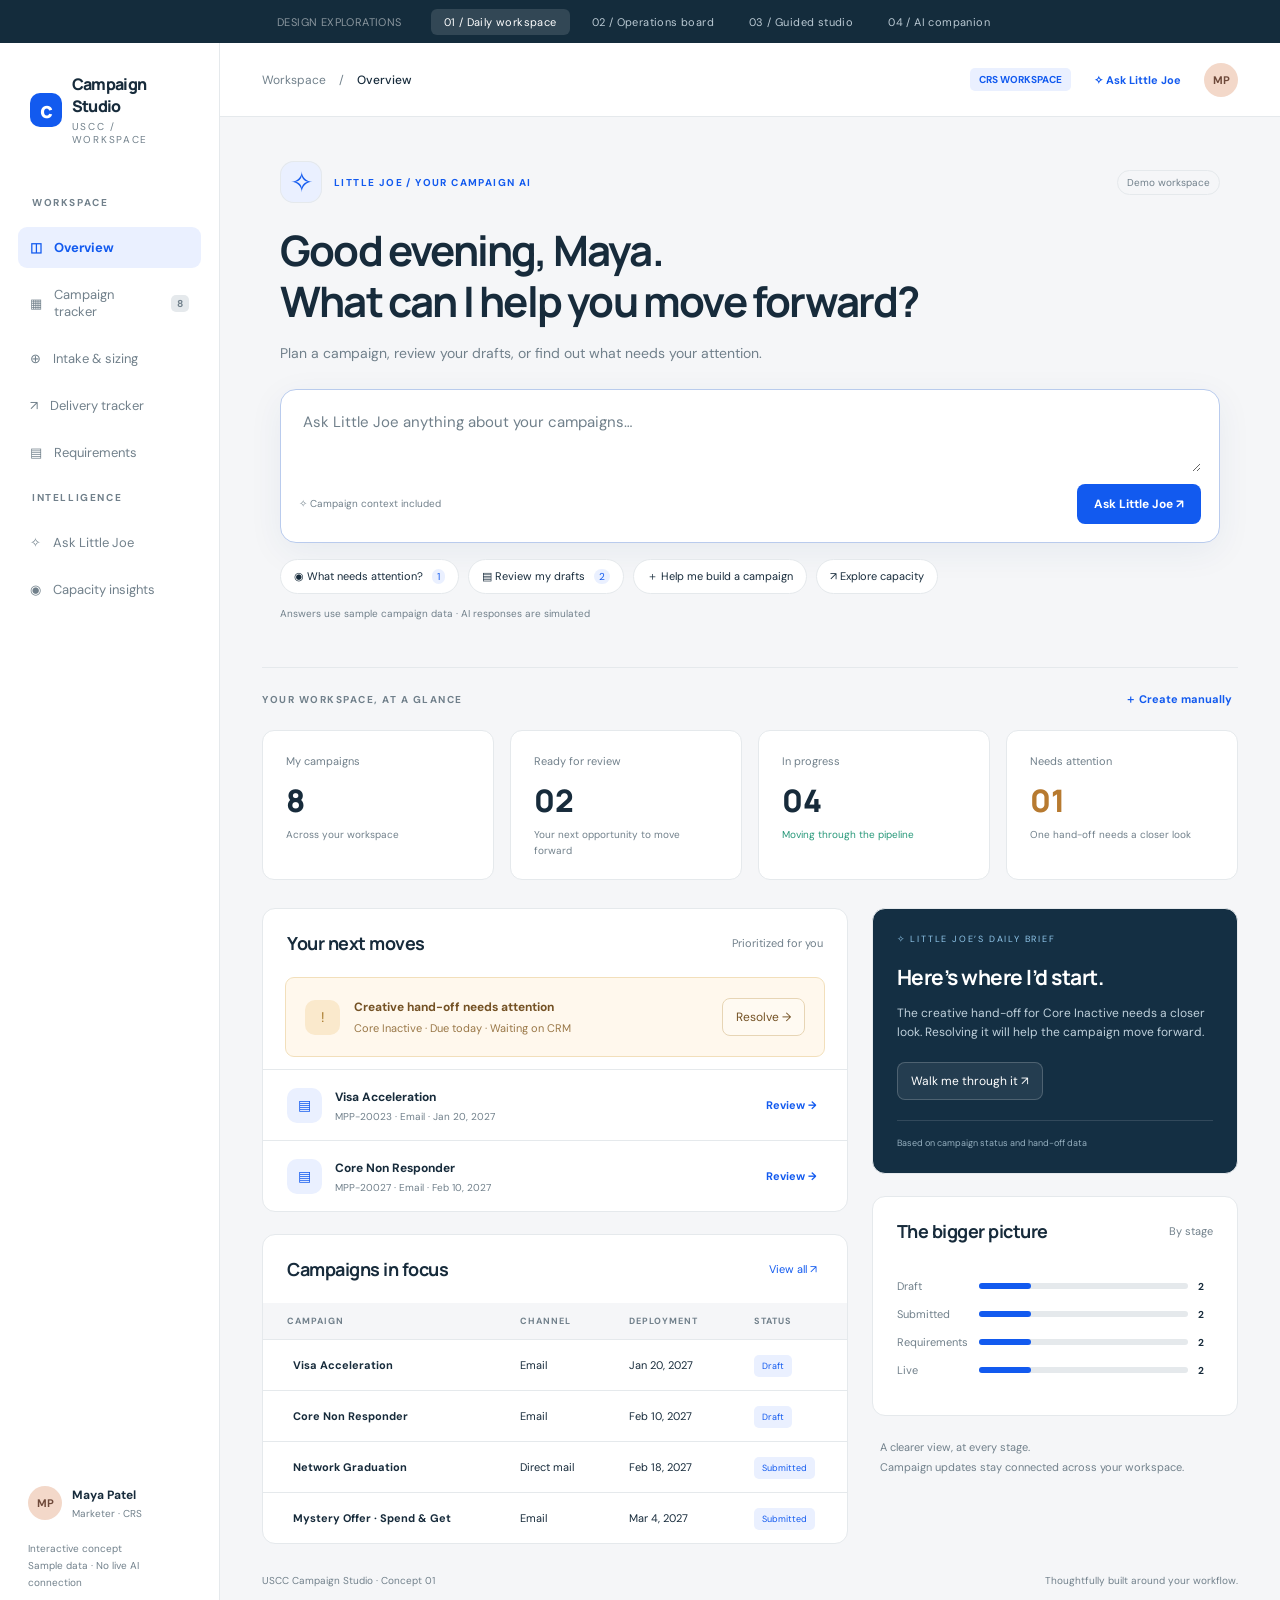
<file: ds/index.html>
<!doctype html><html lang="en"><head><meta charset="UTF-8"><meta name="viewport" content="width=device-width,initial-scale=1"><title>Campaign Studio — Design explorations</title><link rel="stylesheet" href="styles1.css"></head><body><div id="app"></div><script src="app.js"></script></body></html>
</file>
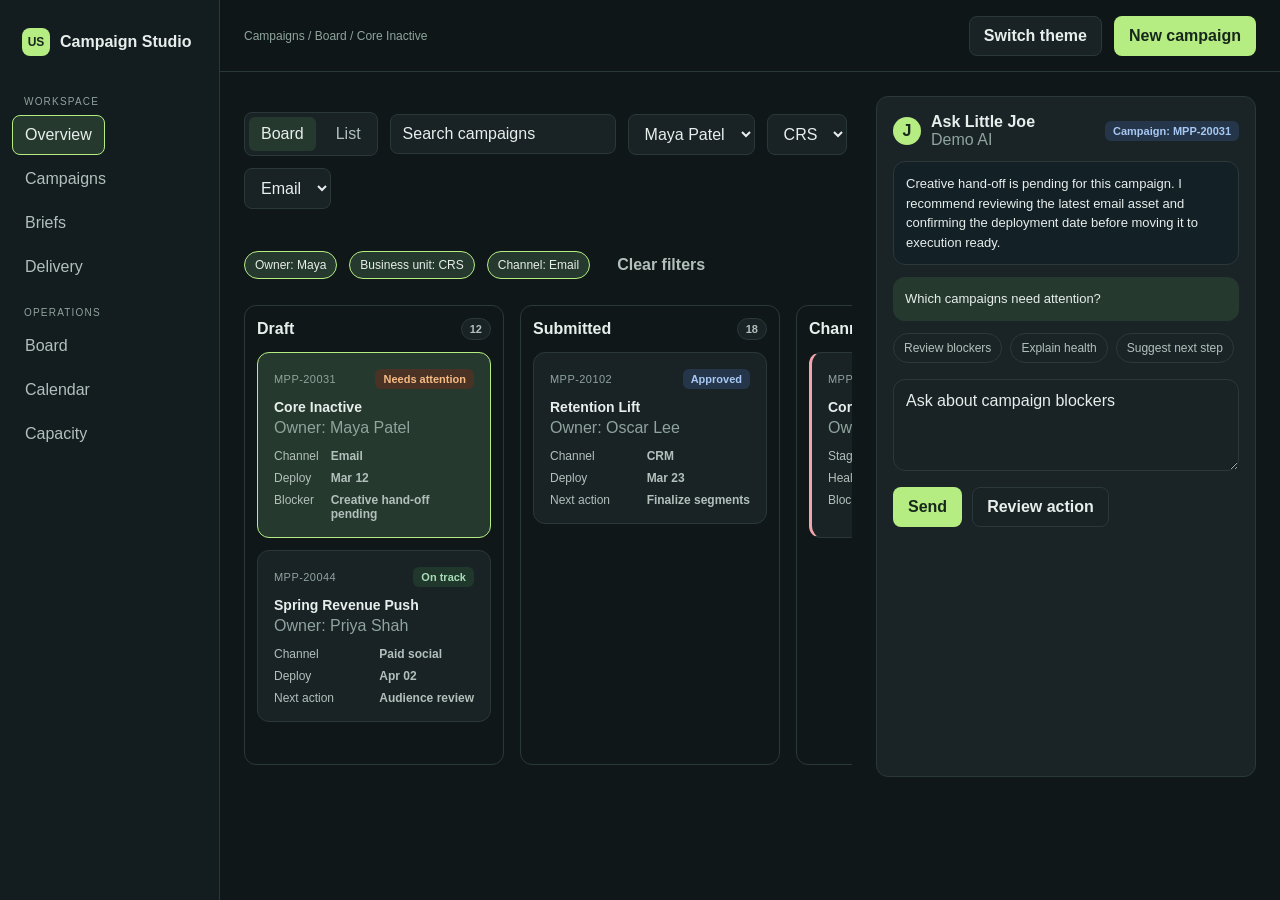
<file: ds/showcase.html>
<!DOCTYPE html>
<html lang="en">
  <head>
    <meta charset="UTF-8" />
    <meta name="viewport" content="width=device-width, initial-scale=1.0" />
    <title>USCC Campaign Studio Design System</title>
    <link rel="stylesheet" href="./styles.css" />
  </head>
  <body data-theme="operations-dark">
    <div class="app-shell">
      <aside class="sidebar">
        <div class="brand">
          <div class="brand-mark">US</div>
          <div>Campaign Studio</div>
        </div>

        <div class="nav-group">
          <div class="nav-label">Workspace</div>
          <button class="nav-item active">Overview</button>
          <button class="nav-item">Campaigns</button>
          <button class="nav-item">Briefs</button>
          <button class="nav-item">Delivery</button>
        </div>

        <div class="nav-group">
          <div class="nav-label">Operations</div>
          <button class="nav-item">Board</button>
          <button class="nav-item">Calendar</button>
          <button class="nav-item">Capacity</button>
        </div>
      </aside>

      <main class="main">
        <header class="topbar">
          <div class="breadcrumb">Campaigns / Board / Core Inactive</div>
          <div class="topbar-actions">
            <button class="btn secondary" id="themeToggle">Switch theme</button>
            <button class="btn primary">New campaign</button>
          </div>
        </header>

        <div class="content">
          <section class="board-wrap">
            <div class="toolbar">
              <div class="segment">
                <button class="active">Board</button>
                <button>List</button>
              </div>
              <input class="search" type="search" value="Search campaigns" aria-label="Search campaigns" />
              <select class="select" aria-label="Owner filter">
                <option>Maya Patel</option>
              </select>
              <select class="select" aria-label="Business unit filter">
                <option>CRS</option>
              </select>
              <select class="select" aria-label="Channel filter">
                <option>Email</option>
              </select>
            </div>

            <div class="toolbar">
              <span class="filter-chip">Owner: Maya</span>
              <span class="filter-chip">Business unit: CRS</span>
              <span class="filter-chip">Channel: Email</span>
              <button class="btn tertiary">Clear filters</button>
            </div>

            <div class="board" aria-label="Campaign board">
              <div class="column">
                <div class="column-header">
                  <span>Draft</span>
                  <span class="count-badge">12</span>
                </div>

                <article class="campaign-card selected">
                  <div class="card-top">
                    <div>
                      <div class="id">MPP-20031</div>
                    </div>
                    <span class="badge warning">Needs attention</span>
                  </div>
                  <h3 class="title">Core Inactive</h3>
                  <div class="muted">Owner: Maya Patel</div>
                  <div class="meta-grid">
                    <span>Channel</span>
                    <strong>Email</strong>
                    <span>Deploy</span>
                    <strong>Mar 12</strong>
                    <span>Blocker</span>
                    <strong>Creative hand-off pending</strong>
                  </div>
                </article>

                <article class="campaign-card">
                  <div class="card-top">
                    <div>
                      <div class="id">MPP-20044</div>
                    </div>
                    <span class="badge success">On track</span>
                  </div>
                  <h3 class="title">Spring Revenue Push</h3>
                  <div class="muted">Owner: Priya Shah</div>
                  <div class="meta-grid">
                    <span>Channel</span>
                    <strong>Paid social</strong>
                    <span>Deploy</span>
                    <strong>Apr 02</strong>
                    <span>Next action</span>
                    <strong>Audience review</strong>
                  </div>
                </article>
              </div>

              <div class="column">
                <div class="column-header">
                  <span>Submitted</span>
                  <span class="count-badge">18</span>
                </div>

                <article class="campaign-card">
                  <div class="card-top">
                    <div><div class="id">MPP-20102</div></div>
                    <span class="badge info">Approved</span>
                  </div>
                  <h3 class="title">Retention Lift</h3>
                  <div class="muted">Owner: Oscar Lee</div>
                  <div class="meta-grid">
                    <span>Channel</span><strong>CRM</strong>
                    <span>Deploy</span><strong>Mar 23</strong>
                    <span>Next action</span><strong>Finalize segments</strong>
                  </div>
                </article>
              </div>

              <div class="column">
                <div class="column-header">
                  <span>Channel Requirements</span>
                  <span class="count-badge">7</span>
                </div>

                <article class="campaign-card blocked">
                  <div class="card-top">
                    <div><div class="id">MPP-20031</div></div>
                    <span class="badge danger">Blocked</span>
                  </div>
                  <h3 class="title">Core Inactive</h3>
                  <div class="muted">Owner: Maya Patel</div>
                  <div class="meta-grid">
                    <span>Stage</span><strong>Channel Requirements</strong>
                    <span>Health</span><strong>Needs attention</strong>
                    <span>Blocker</span><strong>Creative hand-off pending</strong>
                  </div>
                </article>
              </div>

              <div class="column">
                <div class="column-header">
                  <span>Execution Ready</span>
                  <span class="count-badge">9</span>
                </div>

                <article class="campaign-card">
                  <div class="card-top">
                    <div><div class="id">MPP-20078</div></div>
                    <span class="badge success">Ready</span>
                  </div>
                  <h3 class="title">Lifecycle Nurture</h3>
                  <div class="muted">Owner: Jordan Kim</div>
                  <div class="meta-grid">
                    <span>Channel</span><strong>Lifecycle</strong>
                    <span>Deploy</span><strong>Apr 08</strong>
                    <span>Next action</span><strong>QA approval</strong>
                  </div>
                </article>
              </div>

              <div class="column">
                <div class="column-header">
                  <span>Deployed</span>
                  <span class="count-badge">4</span>
                </div>

                <article class="campaign-card">
                  <div class="card-top">
                    <div><div class="id">MPP-20120</div></div>
                    <span class="badge success">Live</span>
                  </div>
                  <h3 class="title">Partner Launch</h3>
                  <div class="muted">Owner: Tina Ruiz</div>
                  <div class="meta-grid">
                    <span>Channel</span><strong>Display</strong>
                    <span>Deploy</span><strong>Mar 10</strong>
                    <span>Next action</span><strong>Monitor performance</strong>
                  </div>
                </article>
              </div>
            </div>
          </section>

          <aside class="ai-panel">
            <div class="assistant-header">
              <div style="display:flex; align-items:center; gap:10px;">
                <div class="assistant-avatar">J</div>
                <div>
                  <strong>Ask Little Joe</strong><br />
                  <span class="muted">Demo AI</span>
                </div>
              </div>
              <span class="badge info">Campaign: MPP-20031</span>
            </div>

            <div class="message assistant">
              Creative hand-off is pending for this campaign. I recommend reviewing the latest email asset and confirming the deployment date before moving it to execution ready.
            </div>

            <div class="message user">
              Which campaigns need attention?
            </div>

            <div class="prompt-list">
              <button class="prompt-pill">Review blockers</button>
              <button class="prompt-pill">Explain health</button>
              <button class="prompt-pill">Suggest next step</button>
            </div>

            <textarea class="textarea" aria-label="Ask Little Joe">Ask about campaign blockers</textarea>
            <div style="margin-top: 12px; display:flex; gap:10px;">
              <button class="btn primary">Send</button>
              <button class="btn secondary">Review action</button>
            </div>
          </aside>
        </div>
      </main>
    </div>

    <script>
      const root = document.body;
      const button = document.getElementById('themeToggle');
      button.addEventListener('click', () => {
        const next = root.getAttribute('data-theme') === 'operations-dark' ? 'studio-light' : 'operations-dark';
        root.setAttribute('data-theme', next);
      });
    </script>
  </body>
</html>
</file>
<file: ds/styles1.css>
@import url('https://fonts.googleapis.com/css2?family=DM+Sans:wght@400;500;600;700&family=Manrope:wght@400;500;600;700;800&display=swap');
:root{--bg:#f5f6f8;--panel:#fff;--ink:#172b3b;--muted:#71808b;--line:#e5e9ec;--accent:#125aef;--soft:#eaf0ff;--nav:#fff}*{box-sizing:border-box}body{margin:0;background:var(--bg);color:var(--ink);font:14px 'DM Sans',sans-serif}button,input,select,textarea{font:inherit}button,a,input,select,textarea{outline-offset:4px}button,a{ -webkit-tap-highlight-color:transparent}button{cursor:pointer;color:inherit}a{color:inherit;text-decoration:none}button{border:0;background:none}h1,h2,h3,p{margin:0}h1,h2,h3{font-family:Manrope,sans-serif}h1{font-size:38px;letter-spacing:-1.8px;line-height:1.2}h2{font-size:18px;letter-spacing:-.5px}p{line-height:1.6}.explore{height:43px;background:#142c3c;color:#bac9d3;display:flex;align-items:center;justify-content:center;gap:9px;font-size:11px;letter-spacing:.4px}.explore a{padding:6px 13px;border-radius:6px}.explore a.active{color:white;background:#ffffff20}.explore span{margin-right:20px;color:#ffffff80}.shell{display:grid;grid-template-columns:220px 1fr;min-height:calc(100vh - 43px)}aside{background:var(--nav);border-right:1px solid var(--line);padding:30px 18px;display:flex;flex-direction:column}.brand{display:flex;align-items:center;gap:10px;padding:0 12px 35px;font-family:Manrope;font-size:16px;font-weight:800;letter-spacing:-.7px}.mark{background:var(--accent);color:white;border-radius:10px;display:grid;place-items:center;width:34px;height:34px;font-size:22px}.brand small{display:block;font:10px 'DM Sans';letter-spacing:1.7px;color:var(--muted);margin-top:3px}.navlabel{font-size:10px;font-weight:700;letter-spacing:1.6px;color:var(--muted);padding:15px 14px}.navitem{width:100%;display:flex;align-items:center;gap:12px;text-align:left;padding:12px;border-radius:9px;color:var(--muted);margin:3px 0;font-size:13px}.navitem.selected{background:var(--soft);color:var(--accent);font-weight:700}.navitem:hover{background:var(--soft)}.navitem b{margin-left:auto;background:var(--line);border-radius:5px;padding:2px 6px;font-size:10px}.sidebarbottom{margin-top:auto;padding:35px 10px 0}.profile{display:flex;align-items:center;gap:10px}.avatar{width:34px;height:34px;border-radius:50%;display:grid;place-items:center;background:#f3d8c9;color:#6e493a;font-size:11px;font-weight:700}.profile small{display:block;color:var(--muted);font-size:10px;margin-top:4px}.workspace{min-width:0}.topbar{height:74px;border-bottom:1px solid var(--line);display:flex;align-items:center;justify-content:space-between;padding:0 42px;background:var(--panel)}.crumb{font-size:12px;color:var(--muted)}.crumb strong{color:var(--ink);font-weight:500}.topactions{display:flex;gap:17px;align-items:center}.badge{font-size:10px;background:var(--soft);color:var(--accent);padding:5px 9px;border-radius:5px;font-weight:700}.content{max-width:1560px;margin:auto;padding:34px 42px}.eyebrow{font-size:10px;letter-spacing:1.8px;font-weight:700;color:var(--muted);margin-bottom:12px}.heading{display:flex;align-items:center;justify-content:space-between;margin-bottom:29px;gap:20px}.subtitle{color:var(--muted);margin-top:10px;font-size:13px}.primary{background:var(--accent);color:white;border-radius:8px;padding:12px 17px;font-size:12px;font-weight:700;white-space:nowrap}.secondary{border:1px solid var(--line);background:var(--panel);border-radius:8px;padding:10px 13px;font-size:12px}.stats{display:grid;grid-template-columns:repeat(4,1fr);gap:16px;margin-bottom:28px}.stat{padding:20px 23px;border:1px solid var(--line);background:var(--panel);border-radius:12px}.stat small{color:var(--muted);font-size:11px}.stat strong{font:800 31px Manrope;display:block;margin:10px 0 6px}.stat p{font-size:10px;color:var(--muted)}.stat em{color:#279879;font-style:normal}.two-col{display:grid;grid-template-columns:minmax(0,1.6fr) minmax(290px,1fr);gap:24px}.panel{border:1px solid var(--line);border-radius:13px;background:var(--panel);overflow:hidden;margin-bottom:22px}.panelhead{padding:22px 24px;display:flex;justify-content:space-between;align-items:center}.panelhead small{font-size:11px;color:var(--muted)}.risk{margin:0 22px 12px;padding:19px;background:#fff8ed;border:1px solid #f2dfbb;border-radius:9px;display:flex;align-items:center;gap:14px;color:#745225}.risk p{font-size:11px;margin-top:5px;color:#997747}.risk .secondary{margin-left:auto;background:#fffaf2;border-color:#e7d5b5;white-space:nowrap}.circleicon{width:35px;height:35px;display:grid;place-items:center;border-radius:10px;background:var(--soft);color:var(--accent);flex-shrink:0}.task{display:flex;align-items:center;gap:13px;padding:17px 24px;border-top:1px solid var(--line)}.task strong{font-size:12px}.task small{display:block;color:var(--muted);font-size:10px;margin-top:5px}.task button{margin-left:auto;color:var(--accent);font-size:11px;font-weight:700}.ai-panel{background:#142f43;color:#fff;border:0;padding:25px;position:relative;overflow:hidden}.ai-panel:before{content:'';position:absolute;width:190px;height:190px;border-radius:50%;background:#448dc729;filter:blur(30px);right:-50px;top:-90px}.ai-panel h2{font-size:22px;margin:18px 0 12px}.ai-panel p{font-size:12px;color:#b2c5d4}.ai-label{color:#92c8ec;font-size:10px;letter-spacing:1.8px}.suggestion{display:block;text-align:left;width:100%;padding:12px 0;color:#d3e3ee;border-top:1px solid #ffffff20;font-size:11px}.suggestion:first-of-type{margin-top:22px}.ai-panel .inputrow{margin-top:15px}.inputrow{display:flex;gap:8px}.inputrow input{width:100%;min-width:0;background:var(--panel);color:var(--ink);border:1px solid var(--line);padding:12px;border-radius:8px}.inputrow button{border-radius:8px;background:var(--accent);color:white;padding:0 14px}.pipeline{padding:0 24px 24px}.pipe-row{display:flex;align-items:center;gap:10px;margin:14px 0;font-size:11px}.pipe-row span{width:72px;color:var(--muted)}.track{flex:1;height:6px;background:var(--line);border-radius:6px}.track i{display:block;height:100%;border-radius:6px;background:var(--accent)}.pipe-row b{font-size:10px;width:15px}.tablewrap{overflow:auto}table{width:100%;border-collapse:collapse;font-size:11px}th{text-align:left;font-size:9px;letter-spacing:1px;color:var(--muted);background:var(--bg);padding:12px 24px}td{padding:17px 24px;border-top:1px solid var(--line);white-space:nowrap}.status{font-size:9px;padding:5px 8px;border-radius:5px;background:#e4f4ec;color:#20845e}.status.blue{background:var(--soft);color:var(--accent)}.footer{display:flex;justify-content:space-between;color:var(--muted);font-size:10px;padding-top:8px}.dark{--bg:#101719;--panel:#192225;--nav:#131c1f;--ink:#e7eeeb;--muted:#899b97;--line:#2b383a;--accent:#b6ed82;--soft:#25392e}.dark .primary{color:#17271c}.dark .mark{color:#15271a}.dark .explore{background:#080e10}.dark h1{font-size:36px}.dark .topbar{background:var(--bg)}.board-tools{display:flex;justify-content:space-between;gap:20px;margin-bottom:26px}.tabs{display:flex;background:var(--panel);border:1px solid var(--line);border-radius:8px;padding:4px;gap:3px}.tabs button{padding:8px 16px;border-radius:5px;font-size:11px;color:var(--muted)}.tabs .on{background:var(--line);color:var(--ink)}.filters{display:flex;gap:8px}.filters input,.filters select{background:var(--panel);border:1px solid var(--line);color:var(--ink);border-radius:8px;padding:9px 12px;font-size:11px;max-width:180px}.insight-strip{border:1px solid #475d3c;background:#253223;border-radius:10px;padding:16px 20px;display:flex;align-items:center;gap:12px;margin-bottom:28px;color:#c8dda9;font-size:12px}.insight-strip button{margin-left:auto;color:#caefa7;font-size:11px}.board{display:grid;grid-template-columns:repeat(4,minmax(200px,1fr));gap:19px;overflow:auto;padding-bottom:20px}.column-head{display:flex;align-items:center;gap:8px;margin-bottom:17px;font-size:12px}.column-head span{width:7px;height:7px;border-radius:50%;background:var(--accent)}.column-head b{color:var(--muted);font-size:10px}.column-head button{margin-left:auto;color:var(--muted)}.campaign-card{background:var(--panel);border:1px solid var(--line);border-radius:11px;padding:19px;margin-bottom:13px;cursor:pointer;transition:transform .2s,border-color .2s}.campaign-card:hover{transform:translateY(-3px);border-color:var(--accent)}.cardtop{display:flex;justify-content:space-between;color:var(--muted);font-size:9px;letter-spacing:.8px}.campaign-card h3{font-size:14px;line-height:1.5;margin:15px 0 12px}.tags{display:flex;gap:6px}.tag{font-size:9px;border:1px solid var(--line);padding:4px 6px;border-radius:4px;color:var(--muted)}.card-bottom{display:flex;align-items:center;justify-content:space-between;margin-top:22px;border-top:1px solid var(--line);padding-top:13px;color:var(--muted);font-size:10px}.tinyavatar{border-radius:50%;background:#35443d;color:#c9dfcc;padding:6px;font-size:9px}.blocker{font-size:10px;background:#4a3225;color:#f6bc85;padding:8px;border-radius:5px;margin-top:14px}.addcard{width:100%;border:1px dashed var(--line);border-radius:8px;padding:13px;color:var(--muted);font-size:11px}.studio{--bg:#f8f6f1;--panel:#fffefa;--ink:#303b34;--muted:#8a8e80;--line:#e7e5dc;--accent:#3d6650;--soft:#edf1e8;--nav:#f4f2eb}.studio h1{font-size:44px;max-width:630px;letter-spacing:-2px}.studio .content{max-width:1280px}.studio-hero{padding:28px 0 35px}.studio-hero .eyebrow{color:#708266}.welcome-orb{width:55px;height:55px;border-radius:18px;background:radial-gradient(circle at 25% 25%,#e8efb6,#9db38c 60%,#496951);box-shadow:inset 0 0 14px #ffffff80,0 8px 25px #536f4920;display:grid;place-items:center;color:white;font-size:27px;margin-bottom:25px;transform:rotate(-9deg)}.start-options{display:grid;grid-template-columns:repeat(3,1fr);gap:16px;margin:30px 0}.start-card{text-align:left;background:var(--panel);border:1px solid var(--line);padding:22px;border-radius:12px;transition:transform .2s}.start-card:hover{transform:translateY(-4px);border-color:var(--accent)}.start-card .symbol{font-size:22px;color:var(--accent);display:block;margin-bottom:18px}.start-card strong{display:block;font:700 14px Manrope}.start-card p{font-size:11px;color:var(--muted);margin-top:7px}.studio-grid{display:grid;grid-template-columns:1.6fr 1fr;gap:22px}.progresssteps{display:flex;gap:6px;padding:0 24px 24px;align-items:center}.progresssteps span{height:4px;flex:1;background:var(--line);border-radius:5px}.progresssteps .done{background:var(--accent)}.resume-body{padding:0 24px 24px}.resume-body h3{font-size:21px;margin:13px 0 8px}.resume-body p{font-size:12px;color:var(--muted)}.resume-foot{display:flex;justify-content:space-between;align-items:center;padding-top:25px}.note{padding:24px;background:#ecedde;border-radius:13px}.note h2{font-size:17px;margin:16px 0 12px}.note p{font-size:12px;color:#78806b}.note button{font-size:11px;margin-top:20px;color:var(--accent);font-weight:700}.toast{position:fixed;bottom:25px;left:50%;transform:translateX(-50%);background:var(--ink);color:var(--panel);border-radius:9px;padding:13px 22px;z-index:30;box-shadow:0 8px 30px #0002;font-size:12px}.overlay{position:fixed;inset:0;background:#07182166;z-index:20;display:flex;justify-content:flex-end;backdrop-filter:blur(3px)}.drawer{width:460px;max-width:100%;height:100%;overflow:auto;background:var(--panel);padding:30px;box-shadow:-10px 0 60px #0002}.drawerheader{display:flex;justify-content:space-between;align-items:center;margin-bottom:30px}.drawerheader button{font-size:23px}.drawer h2{font-size:26px;margin-bottom:15px}.drawer p{font-size:13px;color:var(--muted);margin-bottom:20px}.drawer label{display:block;font-size:12px;margin:20px 0 7px}.drawer input,.drawer select,.drawer textarea{width:100%;padding:12px;border:1px solid var(--line);border-radius:8px;background:var(--bg);color:var(--ink)}.drawer .primary{margin-top:25px}.chat-message{border:1px solid var(--line);background:var(--bg);padding:16px;border-radius:12px;margin:12px 0;line-height:1.7;font-size:13px}.demo-note{font-size:10px;color:var(--muted);margin-top:20px;line-height:1.7}.empty{padding:30px;color:var(--muted)}@keyframes enter{from{opacity:0;transform:translateY(8px)}to{opacity:1;transform:translateY(0)}}.content{animation:enter .4s ease-out}@media(min-width:1600px){.content{padding-top:45px}.task{padding-top:23px;padding-bottom:23px}}@media(max-width:1100px){.shell{grid-template-columns:180px 1fr}.content{padding:28px 24px}.topbar{padding:0 24px}.two-col,.studio-grid{grid-template-columns:1fr}.stats{gap:10px}.stat{padding:16px}.board{grid-template-columns:repeat(4,240px)}.brand{padding-left:5px;font-size:14px}.start-options{gap:10px}}@media(max-width:700px){.shell{display:block}aside{padding:15px;border-right:0;border-bottom:1px solid var(--line)}.brand{padding:0}.navlabel,.navitem,.sidebarbottom{display:none}.topbar{height:58px;padding:0 18px}.topactions .badge{display:none}.content{padding:25px 18px}.heading{align-items:flex-start}h1,.dark h1,.studio h1{font-size:29px;letter-spacing:-1px}.stats{grid-template-columns:repeat(2,1fr)}.stat strong{font-size:26px}.explore{gap:1px;font-size:9px}.explore span{display:none}.explore a{padding:7px 10px}.start-options{grid-template-columns:1fr}.start-card{padding:18px}.start-card .symbol{margin-bottom:9px}.board-tools{flex-direction:column}.filters{flex-wrap:wrap}.risk{align-items:flex-start;flex-wrap:wrap}.risk .secondary{margin-left:48px}.footer{gap:20px}.studio-hero{padding-top:0}.heading .primary{padding:10px;font-size:10px}.panelhead{padding:20px}.task{padding:17px}.insight-strip{align-items:flex-start}.insight-strip button{min-width:65px}}@media(prefers-reduced-motion:reduce){*{animation:none!important;transition:none!important}}
/* Little Joe: conversation is the primary workspace entry point. */
.joe-hero{padding:10px 0 32px;max-width:940px;margin:0 auto 15px}.joe-heading{display:flex;align-items:center;gap:12px;margin-bottom:22px}.joe-heading .eyebrow{margin:0;color:var(--accent);letter-spacing:1.4px}.joe-avatar{height:42px;width:42px;display:grid;place-items:center;border-radius:14px;color:var(--accent);font-size:28px;background:var(--soft);box-shadow:inset 0 0 0 1px var(--line)}.joe-demo{margin-left:auto;color:var(--muted);font-size:10px;border:1px solid var(--line);padding:5px 9px;border-radius:20px}.joe-hero h1{font-size:42px;letter-spacing:-1.8px;line-height:1.22;max-width:850px}.joe-intro{color:var(--muted);margin:15px 0 24px;font-size:14px}.joe-composer{border:1px solid #b9cbed;border-radius:16px;background:var(--panel);padding:18px;box-shadow:0 9px 35px #173d7510;transition:box-shadow .2s}.joe-composer:focus-within{box-shadow:0 0 0 3px var(--soft),0 10px 35px #173d7515;border-color:var(--accent)}.joe-composer textarea{width:100%;resize:vertical;min-height:64px;max-height:200px;background:transparent;border:0;color:var(--ink);font:15px 'DM Sans',sans-serif;line-height:1.6;padding:2px 4px}.joe-composer textarea:focus{outline:none}.joe-composer textarea::placeholder{color:var(--muted)}.composer-bottom{display:flex;justify-content:space-between;align-items:center;gap:12px;margin-top:8px}.composer-bottom>span{font-size:10px;color:var(--muted)}.joe-prompts{display:flex;gap:9px;margin-top:16px;flex-wrap:wrap}.joe-prompts button{border:1px solid var(--line);background:var(--panel);border-radius:20px;padding:9px 13px;font-size:11px;transition:background .2s}.joe-prompts button:hover{background:var(--soft);border-color:var(--accent)}.joe-prompts button span{display:inline-block;margin-left:6px;background:var(--soft);color:var(--accent);border-radius:8px;padding:1px 5px;font-size:10px}.joe-trust{font-size:10px;color:var(--muted);margin-top:13px}.workspace-divider{display:flex;align-items:center;justify-content:space-between;border-top:1px solid var(--line);padding:23px 0 22px;gap:12px}.workspace-divider>span{font-size:10px;color:var(--muted);letter-spacing:1.5px;font-weight:700}.workspace-divider button{color:var(--accent);font-size:11px;font-weight:700}.dark .joe-hero h1,.studio .joe-hero h1{font-size:40px;max-width:850px}.dark .joe-composer{border-color:#526946;box-shadow:0 10px 60px #a9de6c07}.studio .joe-composer{border-color:#b5c4a7}.sr-only{position:absolute;width:1px;height:1px;padding:0;margin:-1px;overflow:hidden;clip:rect(0,0,0,0);white-space:nowrap;border:0}.topactions>button{font-size:11px;color:var(--accent);font-weight:700}.dark .heading h1{font-size:24px;letter-spacing:-.8px}.dark .heading .eyebrow{display:none}.dark .heading .subtitle{font-size:12px}.dark .heading .primary{display:none}.joe-hero+.workspace-divider~.two-col .ai-panel{background:var(--soft);color:var(--ink)}@media(max-width:700px){.joe-hero h1,.dark .joe-hero h1,.studio .joe-hero h1{font-size:29px;letter-spacing:-1px}.joe-heading{gap:8px}.joe-heading .eyebrow{font-size:8px;letter-spacing:1px}.joe-demo{font-size:8px}.joe-intro{font-size:12px}.composer-bottom>span{font-size:9px}.composer-bottom .primary{padding:10px}.joe-prompts button{font-size:10px}.workspace-divider>span{font-size:8px;letter-spacing:1px}.joe-hero{padding-top:0}.topactions{gap:9px}}
.joe-insight{padding:24px;background:#142f43;color:#fff}.joe-insight .ai-label{font-size:9px}.joe-insight h2{margin:18px 0 13px;font-size:21px}.joe-insight p{color:#bfd0db;font-size:12px;margin-bottom:20px}.joe-insight .secondary{background:#ffffff12;border-color:#ffffff30;color:white}.brief-source{font-size:9px;color:#96b0c0;border-top:1px solid #ffffff20;padding-top:16px;margin-top:20px}
.answer-toolbar{display:flex;justify-content:space-between;align-items:center;margin-bottom:30px;gap:15px}.back-link{color:var(--muted);font-size:12px}.answer-layout{display:grid;grid-template-columns:minmax(0,1fr) 290px;gap:45px;align-items:start}.answer-thread{max-width:830px;min-width:0}.question-bubble{display:flex;align-items:center;gap:12px;background:var(--panel);border:1px solid var(--line);padding:15px 18px;border-radius:12px;margin-bottom:32px}.question-bubble p{font-size:13px}.question-bubble .avatar{width:28px;height:28px;flex-shrink:0}.joe-answer-head{display:flex;align-items:center;gap:12px;margin-bottom:21px}.joe-answer-head strong{font:800 14px Manrope}.joe-answer-head small{display:block;font-size:10px;color:var(--muted);margin-top:4px}.answer-indicator{margin-left:auto;font-size:9px;color:#328563;background:#e8f4ed;border-radius:15px;padding:6px 9px}.answer-thread h1{font-size:35px;letter-spacing:-1.3px;line-height:1.23}.answer-summary{font-size:14px;line-height:1.85;color:var(--muted);margin-top:17px}.answer-summary strong{color:var(--ink)}.answer-evidence{display:flex;gap:9px;flex-wrap:wrap;margin:18px 0 26px}.answer-evidence span{border:1px solid var(--line);padding:6px 9px;border-radius:5px;color:var(--muted);font-size:9px}.attention-campaign{background:var(--panel);border:1px solid #e3d2ad;border-radius:13px;padding:24px}.attention-card-head{display:flex;justify-content:space-between;align-items:center;margin-bottom:19px;font-size:10px;color:var(--muted)}.warning-pill{background:#fff2d9;color:#a46c1c;border-radius:5px;padding:6px 9px;font-size:10px;font-weight:700}.attention-campaign h2{font-size:23px}.attention-campaign>p{color:var(--muted);font-size:11px;margin-top:7px}.attention-facts{display:grid;grid-template-columns:1fr 1fr;gap:23px 14px;border-top:1px solid var(--line);margin-top:23px;padding:22px 0}.attention-facts small{display:block;font-size:8px;letter-spacing:1.1px;color:var(--muted);margin-bottom:7px}.attention-facts strong{font-size:11px;font-weight:500}.impact-note{background:#fff8eb;border-radius:8px;padding:14px 16px;color:#8c6a35}.impact-note strong{font-size:11px}.impact-note p{font-size:11px;margin-top:6px;line-height:1.7}.attention-card-actions{display:flex;gap:10px;margin-top:22px}.answer-recommendation{display:flex;gap:13px;margin:26px 0 29px}.answer-recommendation>span{color:var(--accent);font-size:23px}.answer-recommendation strong{font-size:12px}.answer-recommendation p{font-size:12px;color:var(--muted);margin-top:7px;line-height:1.8}.followup-label{font-size:9px;font-weight:700;color:var(--muted);letter-spacing:1.4px}.followup-composer{margin-top:15px;margin-bottom:10px;box-shadow:none}.followup-composer textarea{font-size:13px;min-height:40px}.context-rail{background:var(--panel);border:1px solid var(--line);border-radius:12px;padding:23px;position:sticky;top:25px;display:block;min-width:0}.rail-title{font-size:9px;letter-spacing:1.5px;color:var(--muted);display:flex;justify-content:space-between;margin-bottom:25px}.context-rail h2{font-size:16px}.rail-description{font-size:11px;color:var(--muted);margin-top:10px}.resolution-steps{list-style:none;padding:0;margin:27px 0 10px}.resolution-steps li{display:flex;gap:11px;position:relative;padding-bottom:28px}.resolution-steps li:not(:last-child):after{content:'';position:absolute;left:12px;top:28px;width:1px;height:23px;background:var(--line)}.resolution-steps li>span{border:1px solid var(--line);border-radius:50%;height:25px;width:25px;display:grid;place-items:center;flex-shrink:0;font-size:10px;color:var(--muted)}.resolution-steps .done-step>span{background:#e8f4ed;color:#328563;border-color:#d2e8dc}.resolution-steps .current-step>span{background:var(--soft);color:var(--accent);border-color:var(--accent)}.resolution-steps strong{font-size:10px}.resolution-steps p{font-size:10px;color:var(--muted);margin-top:5px}.rail-separator{border-top:1px solid var(--line);margin-bottom:23px}.rail-label{font-size:8px;letter-spacing:1.5px;color:var(--muted);margin-bottom:13px}.source-card{display:flex;gap:10px;align-items:center;border:1px solid var(--line);padding:12px;border-radius:8px;text-align:left;width:100%}.source-card>span{color:var(--accent)}.source-card strong{font-size:10px;display:block}.source-card small{font-size:8px;color:var(--muted);display:block;margin-top:5px}.source-card>span:last-child{margin-left:auto}.rail-note{margin-top:25px;padding:15px;border-radius:8px;background:var(--bg)}.rail-note strong{font-size:11px}.rail-note p{font-size:10px;color:var(--muted);margin-top:7px}.resolution-card{display:flex;align-items:center;gap:15px;background:var(--panel);border:1px solid #b8d9c5;padding:22px;border-radius:12px}.resolution-card>span{background:#e8f4ed;color:#328563;border-radius:50%;padding:10px}.resolution-card h2{font-size:16px}.resolution-card p{font-size:11px;color:var(--muted);margin-top:7px}.resolution-card button{margin-left:auto}.dark .context-rail{background:var(--panel)}@media(max-width:1100px){.answer-layout{gap:22px;grid-template-columns:minmax(0,1fr) 250px}.context-rail{padding:18px}.answer-thread h1{font-size:29px}}@media(max-width:800px){.answer-layout{grid-template-columns:1fr}.context-rail{position:static}.answer-toolbar .badge{font-size:8px}.answer-thread h1{font-size:28px}.attention-campaign{padding:19px}.answer-indicator{display:none}.answer-toolbar{margin-bottom:22px}.resolution-card{flex-wrap:wrap}.resolution-card button{margin-left:0}}
.companion{--bg:#f5f7f9}.companion .shell{grid-template-columns:190px 1fr}.companion .content{padding:0;max-width:none;animation:none}.companion .content>footer{padding:16px 30px;border-top:1px solid var(--line)}.companion .topbar{padding:0 30px}.companion .topactions>button{display:none}.companion .brand{font-size:14px;padding-left:3px}.companion-layout{display:grid;grid-template-columns:minmax(0,1fr) 380px;align-items:start}.companion-main{padding:32px;min-width:0}.companion-main h1{font-size:29px;letter-spacing:-1.1px}.companion-main .heading{align-items:flex-start;margin-bottom:24px}.companion-main .heading .primary{font-size:10px;padding:10px 12px}.companion-metrics{display:flex;gap:24px;border-bottom:1px solid var(--line);padding-bottom:24px;margin-bottom:25px;font-size:11px;color:var(--muted)}.companion-metrics span{font:800 20px Manrope;color:var(--ink);margin-right:6px}.companion-metrics .metric-warning span{color:#af7824}.companion-campaign-list .panelhead{padding:20px}.companion-campaign-list .panelhead small{font-size:9px}.companion-campaign{display:flex;align-items:center;gap:12px;padding:15px 20px;border-top:1px solid var(--line);width:100%;text-align:left;transition:background .2s;position:relative}.companion-campaign:hover{background:var(--bg)}.companion-campaign.is-selected{background:#eef3ff}.companion-campaign.is-selected:before{content:'';position:absolute;left:0;top:0;bottom:0;width:3px;background:var(--accent)}.campaign-row-name{flex:1;min-width:0}.campaign-row-name strong{font-size:11px;display:block;line-height:1.5}.campaign-row-name small{font-size:9px;color:var(--muted);display:block;margin-top:5px}.campaign-row-status{flex-shrink:0}.campaign-row-status .warning-pill{font-size:8px;padding:5px 7px}.row-arrow{color:var(--muted);font-size:12px}.companion-campaign .circleicon{width:30px;height:30px;font-size:12px}.selected-detail .panelhead{padding:20px 20px 0}.selected-detail .panelhead h2{font-size:16px}.selected-detail .badge{font-size:8px}.selected-detail-body{padding:0 20px 20px}.selected-detail-body .attention-facts{border:0;padding-top:18px;margin-top:0}.selected-detail-body .attention-card-actions .primary,.selected-detail-body .attention-card-actions .secondary{font-size:10px}.detail-clear{font-size:12px;color:#25855a}.companion-chat{position:sticky;top:0;height:calc(100vh - 43px);max-height:1100px;background:var(--panel);border-left:1px solid var(--line);display:flex;flex-direction:column;min-width:0}.companion-chat-header{display:flex;align-items:center;gap:12px;padding:23px 22px;border-bottom:1px solid var(--line)}.companion-chat-header h2{font-size:17px}.companion-chat-header p{font-size:10px;color:var(--muted);margin-top:3px}.companion-chat-header .joe-avatar{width:36px;height:36px;font-size:24px}.companion-presence{margin-left:auto;width:7px;height:7px;border-radius:50%;background:#55a981;box-shadow:0 0 0 4px #eef7f1}.companion-context{padding:17px 22px;background:#f8faff;border-bottom:1px solid var(--line)}.companion-context>span{display:block;font-size:8px;letter-spacing:1.4px;color:var(--muted)}.companion-context strong{display:block;font-size:11px;margin-top:10px;color:var(--accent)}.companion-context small{display:block;font-size:9px;color:var(--muted);margin-top:5px}.companion-history{flex:1;min-height:140px;overflow:auto;padding:22px;scrollbar-width:thin}.companion-message{border-radius:11px;padding:16px;margin-bottom:18px}.joe-message{background:#f4f6f9;border:1px solid #e9edf2}.message-byline{display:block;font-size:8px;font-weight:700;letter-spacing:1.2px;color:var(--accent);margin-bottom:11px}.companion-message p{font-size:12px;line-height:1.85;color:#566a79}.user-message{background:#eaf0ff;margin-left:30px}.user-message .message-byline{color:#617aa1}.user-message p{color:var(--ink)}.message-context{display:block;margin-bottom:7px;font-size:9px;color:var(--muted)}.chat-inline-action{color:var(--accent);font-size:10px;font-weight:700;border-top:1px solid #dfe6ef;margin-top:13px;padding:12px 0 0;display:block;width:100%;text-align:left}.companion-compose-area{padding:17px;border-top:1px solid var(--line);background:var(--panel)}.companion-quick{display:flex;gap:6px;margin-bottom:12px}.companion-quick button{font-size:9px;border:1px solid var(--line);border-radius:20px;padding:7px 9px;white-space:nowrap}.companion-quick button:hover{background:var(--soft)}.companion-compose-area .joe-composer{padding:12px;box-shadow:none;border-radius:11px}.companion-compose-area textarea{min-height:42px;font-size:12px}.companion-compose-area .primary{padding:7px 13px;font-size:16px}.companion-compose-area .composer-bottom span{font-size:9px}.companion-compose-area>p{font-size:8px;color:var(--muted);text-align:center;margin-top:10px}@media(min-width:1600px){.companion-layout{grid-template-columns:minmax(0,1fr) 420px}.companion-main{padding:40px}.companion-main h1{font-size:36px}}@media(max-width:1150px){.companion .shell{grid-template-columns:160px 1fr}.companion-layout{grid-template-columns:minmax(0,1fr) 330px}.companion-main{padding:23px 20px}.companion-main h1{font-size:24px}.companion-main .heading{flex-direction:column}.companion-metrics{gap:13px;font-size:9px}.companion-metrics span{font-size:17px}.companion-campaign{padding:14px 12px;gap:8px}.companion-campaign .circleicon{display:none}.companion-campaign-list .panelhead{align-items:flex-start;gap:8px}.companion-campaign-list .panelhead small{max-width:85px;text-align:right}.companion-chat-header,.companion-context,.companion-history{padding:18px}.companion .brand{font-size:12px;gap:7px}.companion .mark{width:28px;height:28px;flex-shrink:0}}@media(max-width:850px){.companion .shell{display:block}.companion .shell>aside{display:none}.companion-layout{grid-template-columns:minmax(0,1fr) 330px}.companion .topbar{padding:0 20px}}@media(max-width:650px){.companion-layout{display:flex;flex-direction:column}.companion-main{width:100%}.companion-chat{position:static;width:100%;height:650px;max-height:none;border-left:0;border-top:1px solid var(--line)}.companion .explore a{font-size:8px;padding:7px 6px}.companion-main .heading{flex-direction:row}.companion .content>footer{padding:16px}.campaign-row-status{margin-left:auto}.companion-metrics{gap:18px}.companion .topbar{height:58px}.companion-main h1{font-size:23px}}
@media(min-width:651px){.companion-chat{height:calc(100vh - 117px)}}
</file>
<file: ds/styles.css>
:root {
  --font-heading: "Manrope", "Avenir Next", "Segoe UI", sans-serif;
  --font-body: "DM Sans", "Segoe UI", "Helvetica Neue", sans-serif;
  --font-mono: "SFMono-Regular", Consolas, monospace;

  --color-background-canvas: #101719;
  --color-background-nav: #131C1F;
  --color-surface-default: #192225;
  --color-surface-raised: #202C2F;
  --color-surface-hover: #253337;
  --color-surface-selected: #25392E;
  --color-surface-guidance: #1B2528;
  --color-border-subtle: #2B383A;
  --color-border-default: #3A4D4A;
  --color-border-strong: #4A5D5A;
  --color-border-selected: #B6ED82;
  --color-border-error: #F3A5AC;
  --color-border-focus: #B6ED82;
  --color-text-primary: #E7EEEB;
  --color-text-secondary: #B2C0BB;
  --color-text-muted: #8FA49D;
  --color-text-inverse: #17271C;
  --color-text-guidance: #D9E6DB;
  --color-action-primary-background: #B6ED82;
  --color-action-primary-background-hover: #C8F49E;
  --color-action-primary-background-pressed: #9FD66B;
  --color-action-primary-text: #17271C;
  --color-status-success-foreground: #A8DDB7;
  --color-status-success-background: #20372B;
  --color-status-warning-foreground: #F6BC85;
  --color-status-warning-background: #4A3225;
  --color-status-danger-foreground: #F3A5AC;
  --color-status-danger-background: #45282E;
  --color-status-info-foreground: #A7C8F3;
  --color-status-info-background: #25364B;
  --color-focus-ring: #B6ED82;
  --color-ai-surface: #1A2427;
  --color-ai-message-user: #25392E;
  --color-ai-message-assistant: #132026;

  --space-4: 4px;
  --space-8: 8px;
  --space-12: 12px;
  --space-16: 16px;
  --space-20: 20px;
  --space-24: 24px;
  --space-32: 32px;
  --space-40: 40px;
  --space-48: 48px;
  --space-64: 64px;

  --radius-control: 8px;
  --radius-card: 12px;
  --radius-composer: 16px;
  --radius-modal: 16px;
  --radius-badge: 6px;
  --radius-pill: 9999px;

  --shadow-1: 0 4px 12px rgba(0, 0, 0, 0.18);
  --shadow-2: 0 12px 24px rgba(0, 0, 0, 0.2);
}

[data-theme="studio-light"] {
  --color-background-canvas: #F8F6F1;
  --color-background-nav: #F1EFE7;
  --color-surface-default: #FFFEFA;
  --color-surface-raised: #FFFFFF;
  --color-surface-hover: #F3F3EB;
  --color-surface-selected: #E8EEE2;
  --color-surface-guidance: #ECEEDE;
  --color-border-subtle: #E3E2D8;
  --color-border-default: #B5BCAF;
  --color-border-strong: #B5BCAF;
  --color-border-selected: #3D6650;
  --color-border-error: #A5353F;
  --color-border-focus: #3D6650;
  --color-text-primary: #303B34;
  --color-text-secondary: #626D60;
  --color-text-muted: #727A6B;
  --color-text-inverse: #FFFFFF;
  --color-text-guidance: #536247;
  --color-action-primary-background: #3D6650;
  --color-action-primary-background-hover: #315540;
  --color-action-primary-background-pressed: #274735;
  --color-action-primary-text: #FFFFFF;
  --color-status-success-foreground: #286346;
  --color-status-success-background: #E7F1E8;
  --color-status-warning-foreground: #8C5C18;
  --color-status-warning-background: #FFF3DB;
  --color-status-danger-foreground: #A5353F;
  --color-status-danger-background: #FBECEF;
  --color-status-info-foreground: #355D78;
  --color-status-info-background: #EAF1F6;
  --color-focus-ring: #3D6650;
  --color-ai-surface: #F3F3EB;
  --color-ai-message-user: #E8EEE2;
  --color-ai-message-assistant: #FFFFFF;
}

* { box-sizing: border-box; }
html, body { margin: 0; background: var(--color-background-canvas); color: var(--color-text-primary); font-family: var(--font-body); }
body { min-height: 100vh; }
button, input, select, textarea { font: inherit; }

.app-shell {
  display: flex;
  min-height: 100vh;
  background: var(--color-background-canvas);
}

.sidebar {
  width: 220px;
  background: var(--color-background-nav);
  border-right: 1px solid var(--color-border-subtle);
  padding: 20px 12px;
}

.brand {
  display: flex;
  align-items: center;
  gap: 10px;
  padding: 8px 10px 20px;
  font-weight: 700;
}

.brand-mark {
  width: 28px;
  height: 28px;
  border-radius: 8px;
  background: var(--color-action-primary-background);
  color: var(--color-action-primary-text);
  display: grid;
  place-items: center;
  font-size: 12px;
}

.nav-group {
  margin-top: 10px;
}

.nav-label {
  color: var(--color-text-muted);
  font-size: 10px;
  letter-spacing: 1.2px;
  text-transform: uppercase;
  padding: 10px 12px 4px;
}

.nav-item {
  border: 1px solid transparent;
  border-radius: 8px;
  padding: 10px 12px;
  background: transparent;
  display: flex;
  align-items: center;
  gap: 10px;
  color: var(--color-text-secondary);
  margin: 4px 0;
}

.nav-item.active {
  background: var(--color-surface-selected);
  border-color: var(--color-border-selected);
  color: var(--color-text-primary);
}

.main {
  flex: 1;
  display: flex;
  flex-direction: column;
  min-width: 0;
}

.topbar {
  height: 72px;
  border-bottom: 1px solid var(--color-border-subtle);
  display: flex;
  align-items: center;
  justify-content: space-between;
  padding: 0 24px;
  background: rgba(0,0,0,0.04);
}

.breadcrumb {
  color: var(--color-text-muted);
  font-size: 12px;
}

.topbar-actions {
  display: flex;
  align-items: center;
  gap: 12px;
}

.content {
  padding: 24px;
  display: grid;
  grid-template-columns: minmax(0, 1fr) 380px;
  gap: 24px;
}

.board-wrap {
  min-width: 0;
}

.toolbar {
  display: flex;
  flex-wrap: wrap;
  gap: 12px;
  align-items: center;
  padding: 16px 0 20px;
}

.segment {
  display: flex;
  gap: 8px;
  border: 1px solid var(--color-border-subtle);
  background: var(--color-surface-default);
  border-radius: 8px;
  padding: 4px;
}

.segment button {
  border: none;
  border-radius: 6px;
  padding: 8px 12px;
  background: transparent;
  color: var(--color-text-secondary);
}

.segment button.active {
  background: var(--color-surface-selected);
  color: var(--color-text-primary);
}

.search,
.select,
.input {
  background: var(--color-surface-default);
  border: 1px solid var(--color-border-subtle);
  border-radius: 8px;
  padding: 10px 12px;
  min-height: 40px;
  color: var(--color-text-primary);
}

.filter-chip {
  display: inline-flex;
  align-items: center;
  gap: 8px;
  padding: 6px 10px;
  background: var(--color-surface-selected);
  color: var(--color-text-primary);
  border-radius: 9999px;
  border: 1px solid var(--color-border-selected);
  font-size: 12px;
}

.board {
  display: grid;
  grid-template-columns: repeat(5, minmax(260px, 1fr));
  gap: 16px;
  overflow-x: auto;
  padding-bottom: 12px;
}

.column {
  background: var(--color-background-canvas);
  border: 1px solid var(--color-border-subtle);
  border-radius: 12px;
  min-height: 460px;
  padding: 12px;
}

.column-header {
  display: flex;
  align-items: center;
  justify-content: space-between;
  margin-bottom: 12px;
  font-weight: 600;
}

.count-badge {
  background: var(--color-surface-default);
  border: 1px solid var(--color-border-subtle);
  color: var(--color-text-secondary);
  border-radius: 9999px;
  padding: 4px 8px;
  font-size: 11px;
}

.campaign-card {
  background: var(--color-surface-default);
  border: 1px solid var(--color-border-subtle);
  border-radius: 12px;
  padding: 16px;
  margin-bottom: 12px;
  transition: border-color 140ms ease, transform 140ms ease;
}

.campaign-card:hover { border-color: var(--color-border-selected); }
.campaign-card.selected { border-color: var(--color-border-selected); background: var(--color-surface-selected); }
.campaign-card.blocked { border-left: 3px solid var(--color-status-danger-foreground); }

.card-top {
  display: flex;
  justify-content: space-between;
  align-items: center;
  margin-bottom: 10px;
}

.muted { color: var(--color-text-muted); }

.title { font-size: 14px; font-weight: 600; margin: 0 0 4px; }
.id {
  color: var(--color-text-muted);
  font-size: 11px;
  letter-spacing: 0.04em;
}

.meta-grid {
  display: grid;
  grid-template-columns: 1fr auto;
  gap: 8px 12px;
  font-size: 12px;
  color: var(--color-text-secondary);
  margin-top: 12px;
}

.badge {
  display: inline-flex;
  align-items: center;
  border-radius: 6px;
  padding: 4px 8px;
  font-size: 11px;
  font-weight: 600;
}

.badge.success { background: var(--color-status-success-background); color: var(--color-status-success-foreground); }
.badge.warning { background: var(--color-status-warning-background); color: var(--color-status-warning-foreground); }
.badge.danger { background: var(--color-status-danger-background); color: var(--color-status-danger-foreground); }
.badge.info { background: var(--color-status-info-background); color: var(--color-status-info-foreground); }

.btn {
  border: 1px solid transparent;
  border-radius: 8px;
  min-height: 40px;
  padding: 9px 14px;
  font-weight: 600;
  cursor: pointer;
}

.btn.primary {
  background: var(--color-action-primary-background);
  color: var(--color-action-primary-text);
}

.btn.secondary {
  background: var(--color-surface-default);
  border-color: var(--color-border-subtle);
  color: var(--color-text-primary);
}

.btn.tertiary {
  background: transparent;
  color: var(--color-text-secondary);
}

.btn.danger {
  background: var(--color-status-danger-background);
  color: var(--color-status-danger-foreground);
}

.ai-panel {
  background: var(--color-ai-surface);
  border: 1px solid var(--color-border-subtle);
  border-radius: 12px;
  padding: 16px;
}

.assistant-header {
  display: flex;
  align-items: center;
  justify-content: space-between;
  margin-bottom: 12px;
}

.assistant-avatar {
  width: 28px;
  height: 28px;
  border-radius: 50%;
  background: var(--color-action-primary-background);
  color: var(--color-action-primary-text);
  display: grid;
  place-items: center;
  font-weight: 700;
}

.message {
  border-radius: 12px;
  padding: 12px;
  margin-bottom: 12px;
  font-size: 13px;
  line-height: 1.5;
}

.message.user {
  background: var(--color-ai-message-user);
}

.message.assistant {
  background: var(--color-ai-message-assistant);
  border: 1px solid var(--color-border-subtle);
}

.prompt-list {
  display: flex;
  flex-wrap: wrap;
  gap: 8px;
  margin: 12px 0 16px;
}

.prompt-pill {
  border: 1px solid var(--color-border-subtle);
  border-radius: 9999px;
  background: transparent;
  color: var(--color-text-secondary);
  padding: 7px 10px;
  font-size: 12px;
}

.textarea {
  width: 100%;
  min-height: 92px;
  resize: vertical;
  background: var(--color-surface-default);
  border: 1px solid var(--color-border-subtle);
  border-radius: 12px;
  padding: 12px;
  color: var(--color-text-primary);
}

.form-card {
  background: var(--color-surface-default);
  border: 1px solid var(--color-border-subtle);
  border-radius: 12px;
  padding: 20px;
}

.row {
  display: flex;
  gap: 12px;
  margin-bottom: 12px;
}

.form-field { flex: 1; }
label { display: block; font-size: 12px; font-weight: 600; margin-bottom: 8px; }

.hint {
  color: var(--color-text-muted);
  font-size: 12px;
  margin-top: 8px;
}

.section-title {
  font-size: 22px;
  line-height: 30px;
  margin: 0 0 20px;
  font-weight: 700;
}

.two-up {
  display: grid;
  grid-template-columns: 1fr 1fr;
  gap: 24px;
}

@media (max-width: 1100px) {
  .content {
    grid-template-columns: 1fr;
  }
  .board {
    grid-template-columns: repeat(5, minmax(220px, 1fr));
  }
}

@media (max-width: 820px) {
  .app-shell { display: block; }
  .sidebar { width: 100%; border-right: 0; border-bottom: 1px solid var(--color-border-subtle); }
  .content { padding: 16px; }
  .board { grid-template-columns: repeat(5, minmax(200px, 1fr)); }
  .two-up { grid-template-columns: 1fr; }
}
</file>
